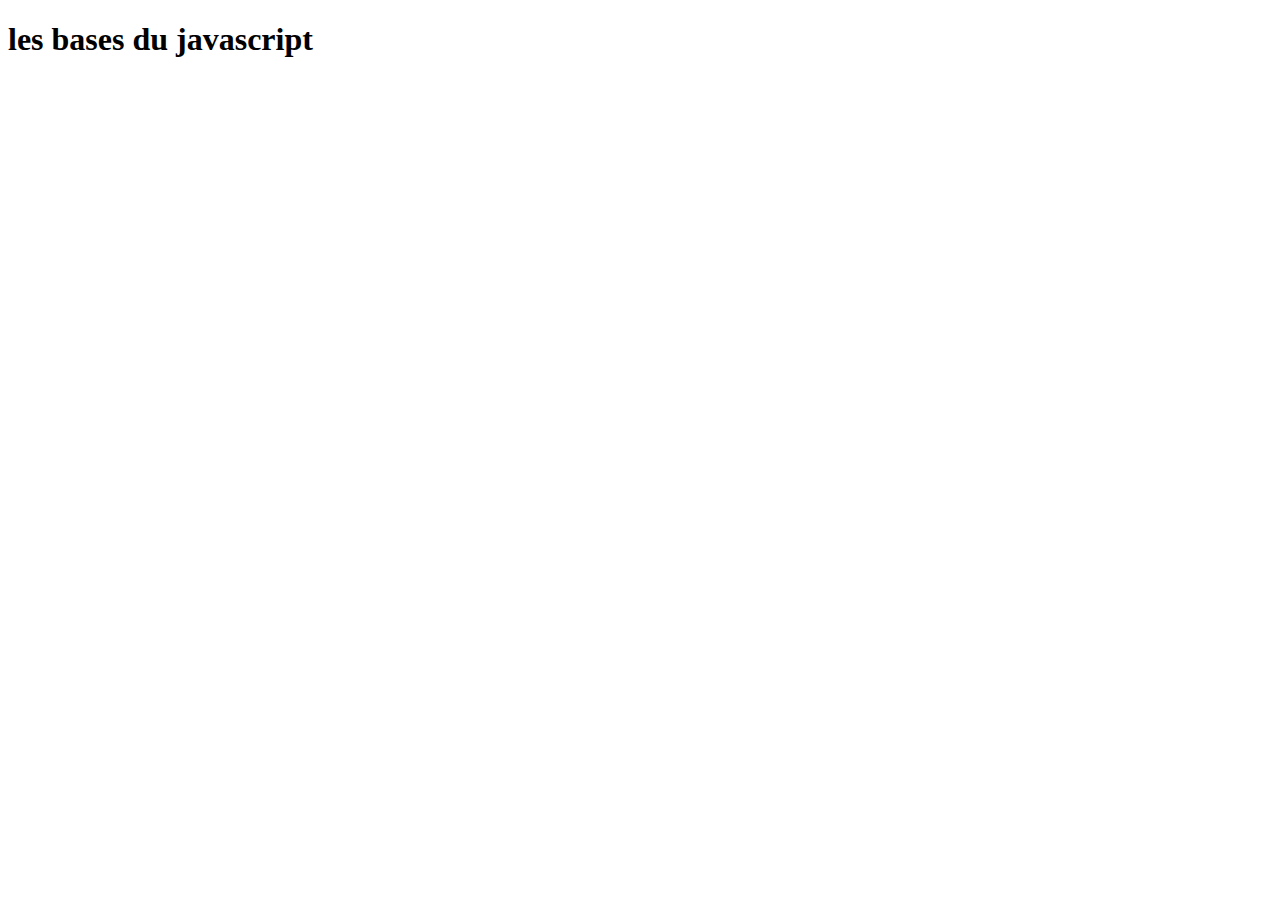
<file: exo-javascript05-07/index.html>
<!DOCTYPE html>
<html lang="fr">

<head>
    <meta charset="UTF-8">
    <meta name="viewport" content="width=device-width, initial-scale=1.0">
    <title>FOAD javascript</title>
</head>

<body>
    <h1>les bases du javascript</h1>

    <script src="./ex-01.js"></script>
    <script src="./ex-02.js"></script>
    <script src="./ex-03.js"></script>
    <script src="./ex-04.js"></script>
    <script src="./ex-05.js"></script>
    <script src="./ex-06.js"></script>
    <script src="./ex-07.js"></script>
    <script src="./ex-08.js"></script>
    <script src="./ex-09.js"></script>
    <script src="./ex-10.js"></script>
    <script src="./ex-11.js"></script>
    <script src="./ex-12.js"></script>
    <script src="./ex-13.js"></script>
    <script src="./ex-14.js"></script>
    <script src="./ex-15.js"></script>
    <script src="./ex-16.js"></script>
    <script src="./exo-17.js"></script>

</body>

</html>
</file>
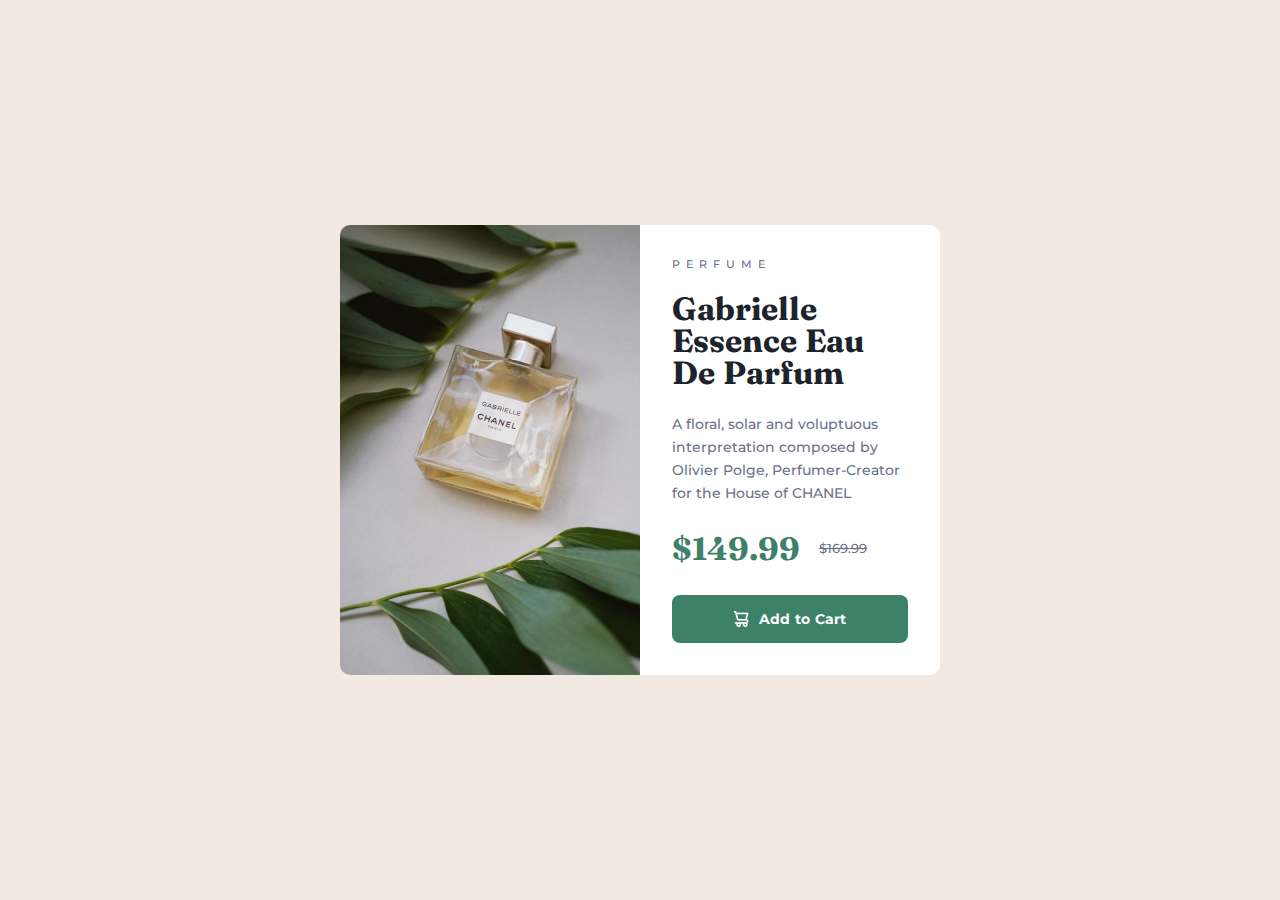
<file: product-preview-card-component/index.html>
<!DOCTYPE html>
<html lang="fr">

<head>
    <meta charset="UTF-8">
    <meta name="viewport" content="width=device-width, initial-scale=1.0">
    <link rel="stylesheet" href="style.css">
    <title>Product-preview-card-component</title>
</head>

<body>
    <!-- card -->
    <main class="card">
        <!-- card background image -->
        <div>
            <img src="./images/image-product-mobile.jpg" alt="parfum chanel" class="card__img">
        </div>
        <section class="card__section1">

        </section>
        <!-- carte sections 2 -->
        <section class="card__section2">
            <div>
                <p class="card__st">PERFUME</p>
            </div>
            <div>
                <h1 class="card__title">Gabrielle Essence Eau De Parfum</h1>
                <p class="card__text">A floral, solar and voluptuous interpretation composed by Olivier Polge,
                    Perfumer-Creator for the
                    House of CHANEL</p>
            </div>
            <!-- card prix -->
            <div class="card__prices">
                <p class="card__price">$149.99</p>
                <p class="card__underprice">$169.99</p>
            </div>
            <!-- card bouton -->
            <div class="card__btn">
                <a href="#" class="card__lien"><img src="./images/Shape.png" alt="image caddy" class="card__lien__img">
                    Add to Cart</a>
            </div>
        </section>
    </main>
</body>

</html>
</file>
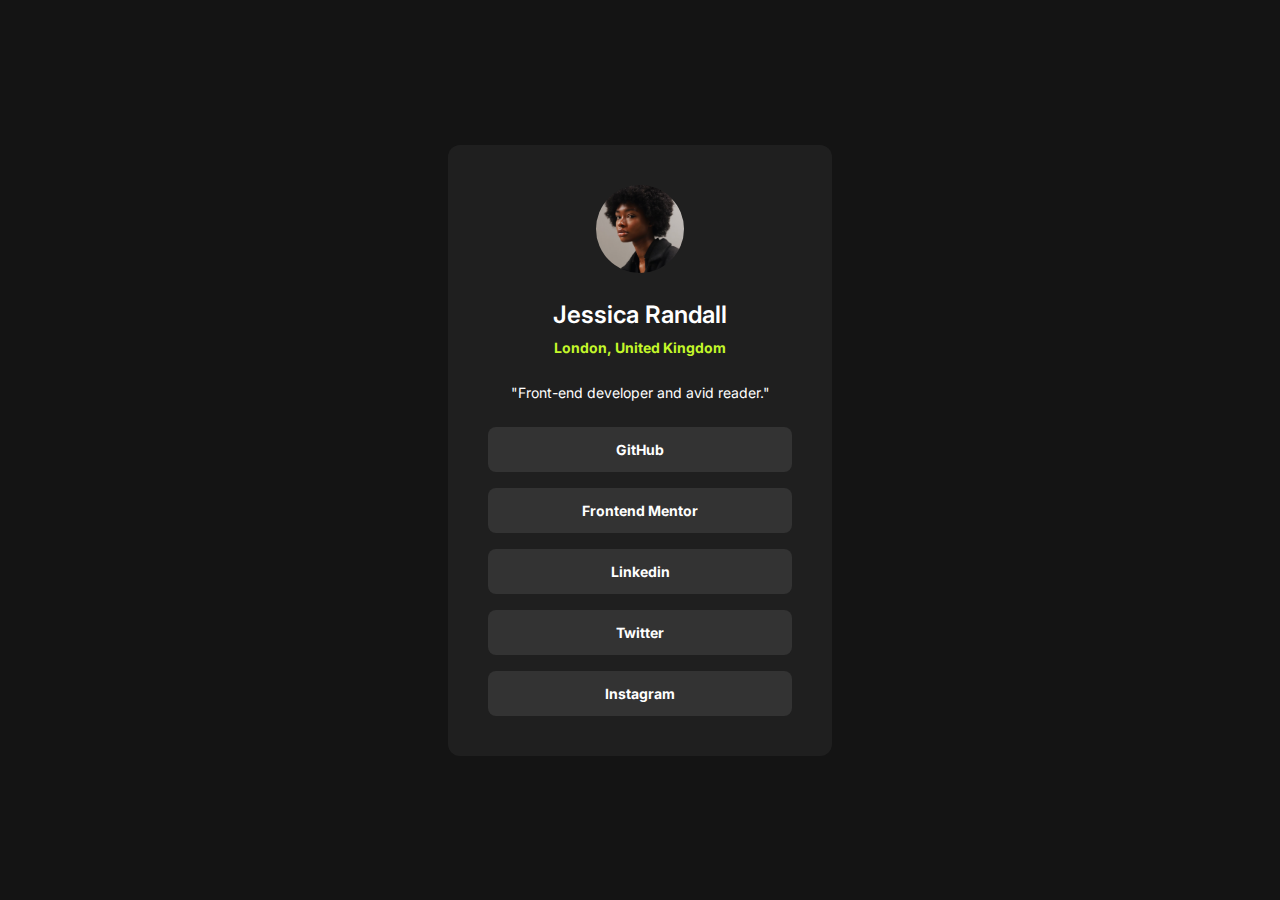
<file: social links/index.html>
<!DOCTYPE html>
<html lang="fr">

<head>
    <meta charset="UTF-8">
    <meta name="viewport" content="width=device-width, initial-scale=1.0">
    <link rel="stylesheet" href="style.css">
    <title>Social links</title>
</head>

<body>
    <!-- main -->
    <main>
        <!-- article -->
        <article class="card">
            <!-- image article -->
            <img src="./image/photo-1632765854612-9b02b6ec2b15.avif" alt="photo de jessica randall" width="100%"
                class="card__img">
            <!-- titre de la carte -->
            <div class="card__title">
                <h1 class="card__title__h1">Jessica Randall</h1>
                <h2 class="card__title__h2">London, United Kingdom</h2>
            </div>
            <!-- paragraphe de la carte -->
            <p class="card__paragraphe">"Front-end developer and avid reader."</p>
            <!-- lien de la carte -->
            <div class="card__liens">
                <div><a href="https://github.com/" class="card__lien" id="github" target="_blank">GitHub</a></div>
                <div><a href="https://www.frontendmentor.io/" class="card__lien" id="frontendmentor"
                        target="_blank">Frontend Mentor</a></div>
                <div><a href="https://fr.linkedin.com/" class="card__lien" id="linkedin" target="_blank">Linkedin</a>
                </div>
                <div><a href="https://x.com/?lang=fr" class="card__lien" id="twitter" target="_blank">Twitter</a></div>
                <div><a href="https://www.instagram.com/" class="card__lien" target="_blank">Instagram</a></div>
            </div>
        </article>
    </main>
</body>

</html>
</file>
<file: product-preview-card-component/style.css>
@import url("https://fonts.googleapis.com/css2?family=Fraunces:ital,opsz,wght@0,9..144,100..900;1,9..144,100..900&family=Montserrat:ital,wght@0,100..900;1,100..900&display=swap");

/* variables */
:root {
  /* typographie */
  --ff-fraunces: "Fraunces", serif;
  --ff-montserrat: "Montserrat", sans-serif;

  /* font-weight */
  --fw-bold: 700;
  --fw-medium: 500;

  /* font-size */
  --fs-title: 32px;
  --fs-text: 14px;

  /* colors */
  --cl-pure-white: #ffffff;
  --cl-cream: #f2eae2;
  --cl-aurometal-saurus: #6c7289;
  --cl-deep-aquamarine: #3d8168;
  --cl-deep-aquamarine-hover: #1a4032;
  --cl-gunmetal: #1c232b;
}
/* card */
* {
  margin: 0;
  padding: 0;
  box-sizing: border-box;
}
body {
  font-family: var(--ff-montserrat);
  background-color: var(--cl-cream);
  min-block-size: 100vh;
  display: flex;
  justify-content: center;
  align-items: center;
}
.card {
  background-color: var(--cl-pure-white);
  max-inline-size: 600px;
  min-block-size: 450px;
  font-size: var(--fs-text);
  font-weight: var(--fw-medium);
  line-height: 23px;
  word-spacing: 1px;
  display: flex;
  border-radius: 10px;
}
.card__section1 {
  width: 700px;
  height: 450px;
  background: url(./images/image-product-desktop.jpg) no-repeat center;
  background-size: cover;
  border-radius: 10px 0 0 10px;
}
.card__section2 {
  padding: 32px;
}
.card__st {
  color: var(--cl-aurometal-saurus);
  font-size: 0.75em;
  font-weight: var(--fw-medium);
  letter-spacing: 6px;
  word-spacing: 1px;
  padding-block-end: 20px;
  line-height: 1.5;
}
.card__title {
  color: var(--cl-gunmetal);
  font-family: var(--ff-fraunces);
  font-size: var(--fs-title);
  font-weight: var(--fw-bold);
  line-height: 32px;
  word-spacing: 0.063;
  padding-block-end: 24px;
}
.card__text {
  color: var(--cl-aurometal-saurus);
  padding-block-end: 30px;
  max-inline-size: 237px;
  line-height: 1.65;
  word-spacing: 0px;
}
/* card prix */
.card__prices {
  height: 1.8em;
  display: flex;
  justify-content: left;
  align-items: end;
}
.card__price {
  font-size: var(--fs-title);
  font-family: var(--ff-fraunces);
  font-weight: var(--fw-bold);
  color: var(--cl-deep-aquamarine);
  padding-inline-end: 0.6em;
}
.card__underprice {
  text-decoration: line-through;
  color: var(--cl-aurometal-saurus);
  font-size: 13px;
}
/* card bouton */
.card__btn {
  background-color: var(--cl-deep-aquamarine);
  min-inline-size: 236px;
  width: 100%;
  max-block-size: 48px;
  padding-block: 12px;
  margin-inline: auto;
  border-radius: 8px;
  display: flex;
  justify-content: center;
  align-items: start;
  margin-block-start: 34.5px;
}
.card__btn:hover {
  background-color: var(--cl-deep-aquamarine-hover);
}
.card__lien {
  display: flex;
  justify-content: center;
  align-items: center;
  color: var(--cl-pure-white);
  text-decoration: none;
  font-size: var(--fs-text);
  font-weight: var(--fw-bold);
  line-height: 1.8;
}
.card__lien__img {
  padding-inline-end: 10.9px;
  display: block;
  height: 16px;
  object-fit: cover;
}
.card__img {
  display: none;
}
/* responsive */
@media screen and (max-width: 700px) {
  .card {
    flex-flow: column nowrap;
    max-inline-size: 343px;
    min-block-size: 611px;
  }
  .card__section1 {
    display: none;
    width: 100%;
    height: 240px;
    border-radius: 10px 10px 0 0;
  }
  .card__img {
    display: block;
    width: 100%;
    object-fit: cover;
    border-radius: 10px 10px 0 0;
  }
  .card__section2 {
    padding: 24px;
  }
  .card__st {
    padding-block-end: 12px;
    word-spacing: 0;
  }
  .card__title {
    padding-block-end: 16px;
    word-spacing: 0;
  }
  .card__text {
    padding-block-end: 24px;
    line-height: 1.65;
    max-inline-size: 295px;
  }

  .card__btn {
    margin-block-start: 26px;
  }
  .card__lien {
    line-height: 1.61;
  }
  .card__lien__img {
    padding-inline-end: 10px;
  }
}
</file>
<file: social links/style.css>
@import url("https://fonts.googleapis.com/css2?family=Inter:wght@100..900&display=swap");

/* variables */
:root {
  /* couleurs */
  --background-body: #141414;
  --background-article: #1f1f1f;
  --background-lien: #333333;
  --color-text: #ffffff;
  --color-titre2: #c4f82a;

  /* font */
  --font-family: "Inter", sans-serif;
  --fontweight-bold: 700;
  --fontweight-regular: 400;
  --fontweight-semibold: 600;

  /* width */
  --max-width: 90vw;
  --width: 24em;
}
/* reset */
* {
  margin: 0;
  padding: 0;
  box-sizing: border-box;
}

body {
  background-color: var(--background-body);
  text-align: center;
  color: var(--color-text);
}
/* centre la carte */
main {
  min-height: 100vh;
  display: grid;
  place-items: center;
}
/* cartes */
.card {
  width: var(--width);
  max-width: var(--max-width);
  height: 611px;
  background-color: var(--background-article);
  margin-inline: auto;
  font-family: var(--font-family);
  padding: 2.5em;
  border-radius: 12px;
}
/* carte image */
.card__img {
  width: 5.5em;
  display: block;
  object-fit: cover;
  border-radius: 50%;
  height: 5.5em;
  margin-inline: auto;
  margin-bottom: 1.5em;
}
/* titre de la carte */
.card__title__h1 {
  font-weight: var(--fontweight-semibold);
  font-size: 1.5em;
  line-height: 1.5;
  margin-bottom: 4px;
  vertical-align: top;
}
.card__title__h2 {
  color: var(--color-titre2);
  font-weight: var(--fontweight-bold);
  font-size: 0.875em;
  line-height: 1.5;
  margin-bottom: 24px;
  vertical-align: top;
}
/* paragraphe de la carte */
.card__paragraphe {
  font-weight: var(--fontweight-regular);
  font-size: 0.875em;
  line-height: 1.5;
  margin-bottom: 24px;
  vertical-align: top;
}
/* lien de la carte */
.card__lien {
  display: block;
  background-color: var(--background-lien);
  color: var(--color-text);
  text-decoration: none;
  padding: 12px 0;
  border-radius: 8px;
  margin-inline: auto;
  font-weight: var(--fontweight-bold);
  font-size: 0.875em;
  line-height: 1.5;
  margin: 16px 0;
}
/* hover des liens sur la carte */
.card__lien:hover {
  background-color: var(--color-titre2);
  color: var(--background-body);
  cursor: pointer;
}
</file>
